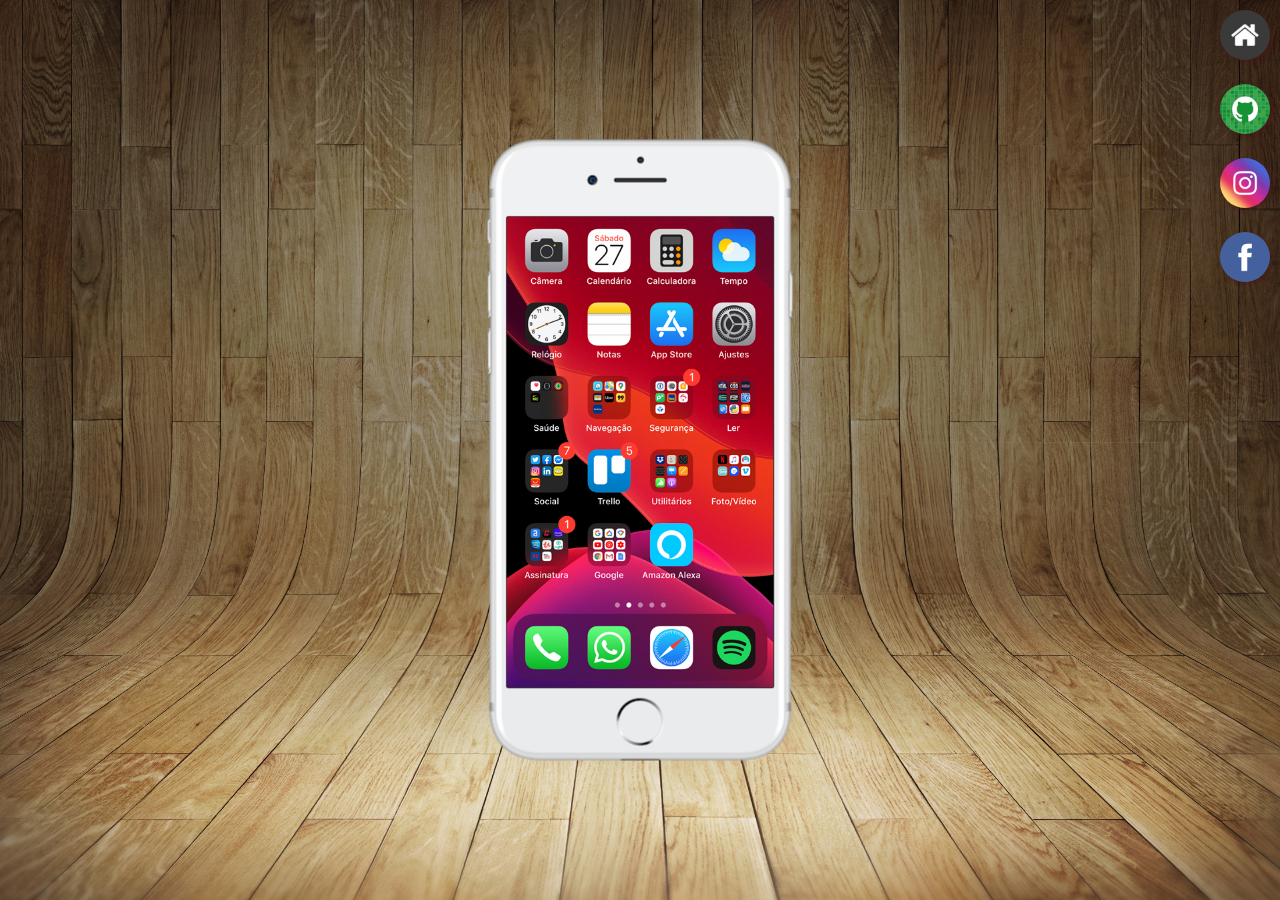
<file: index.html>
<!DOCTYPE html>
<html lang="pt-br">
<head>
    <meta charset="UTF-8">
    <meta name="viewport" content="width=device-width, initial-scale=1.0">
    <link rel="shortcut icon" href="favicon.ico" type="image/x-icon">
    <link rel="stylesheet" href="estilos/style.css">
    <title>Projeto Redes Sociais</title>
</head>
<body>
    <main>
        <section id="telefone">
            <iframe src="home.html" name="tela" id="tela" frameborder="0">
                Seu navegador não é compatível com isso.
            </iframe>
        </section>
        <section id="redes-sociais">            
            <a href="home.html" target="tela"><img src="imagens/logo-home.jpg" alt=""></a><br>            
            <a href="github.html" target="tela"><img src="imagens/logo-github.jpg" alt=""></a><br>
            <a href="instagram.html" target="tela"><img src="imagens/logo-instagram.jpg" alt=""></a><br>
            <a href="facebook.html" target="tela"><img src="imagens/logo-facebook.jpg" alt=""></a>

        </section>
    </main>
</body>
</html>
</file>
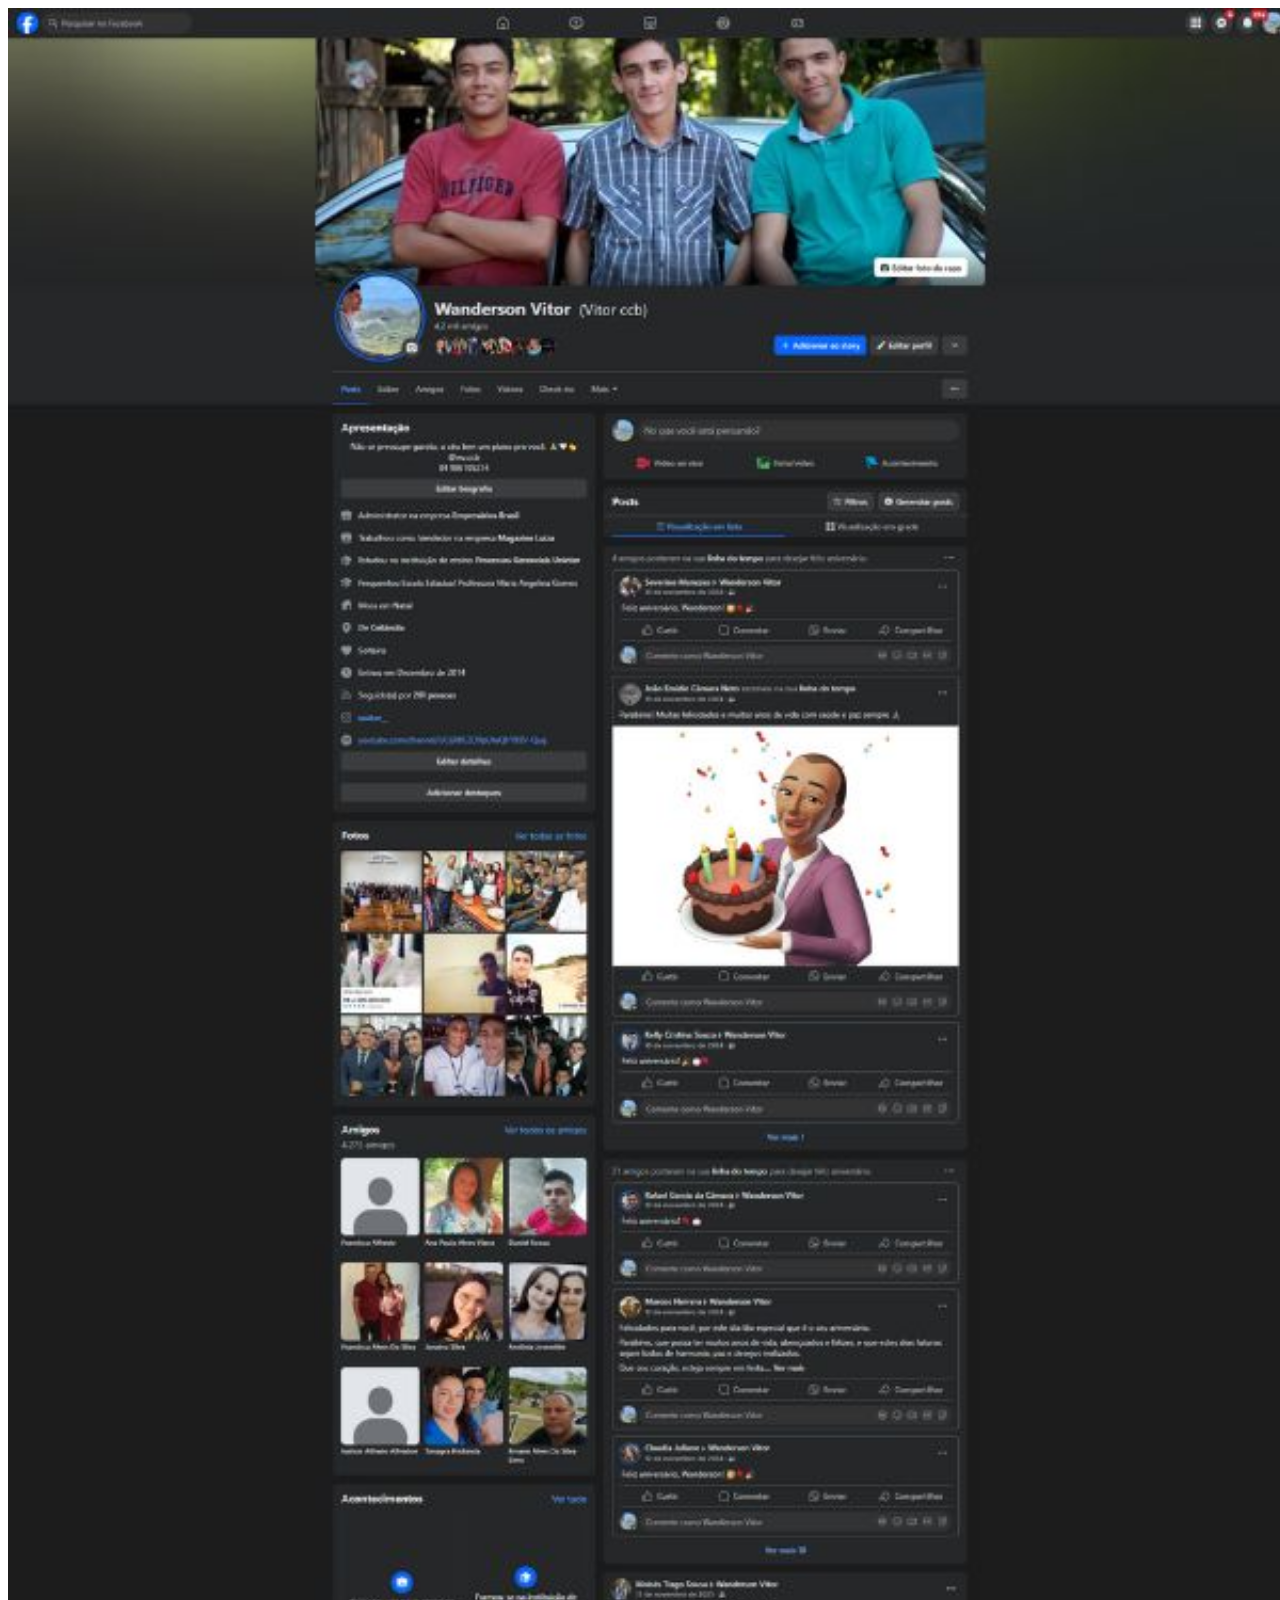
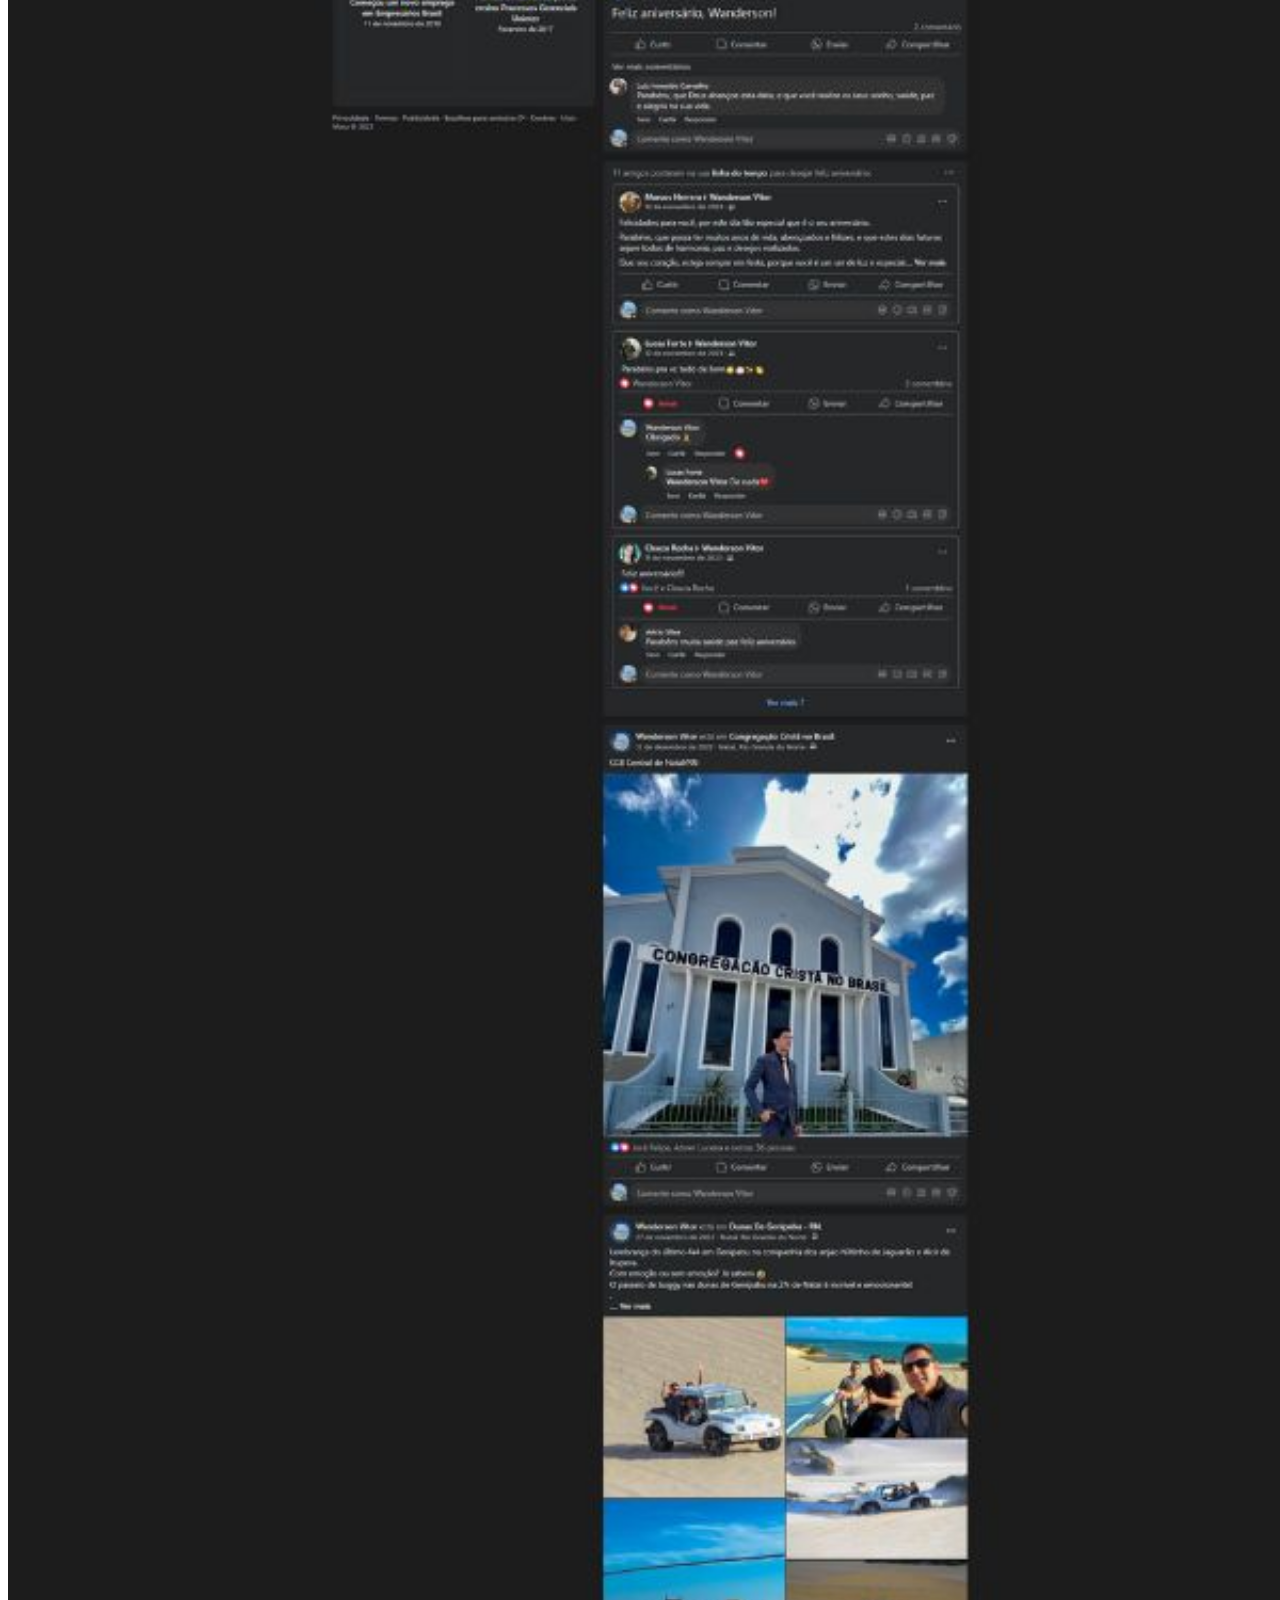
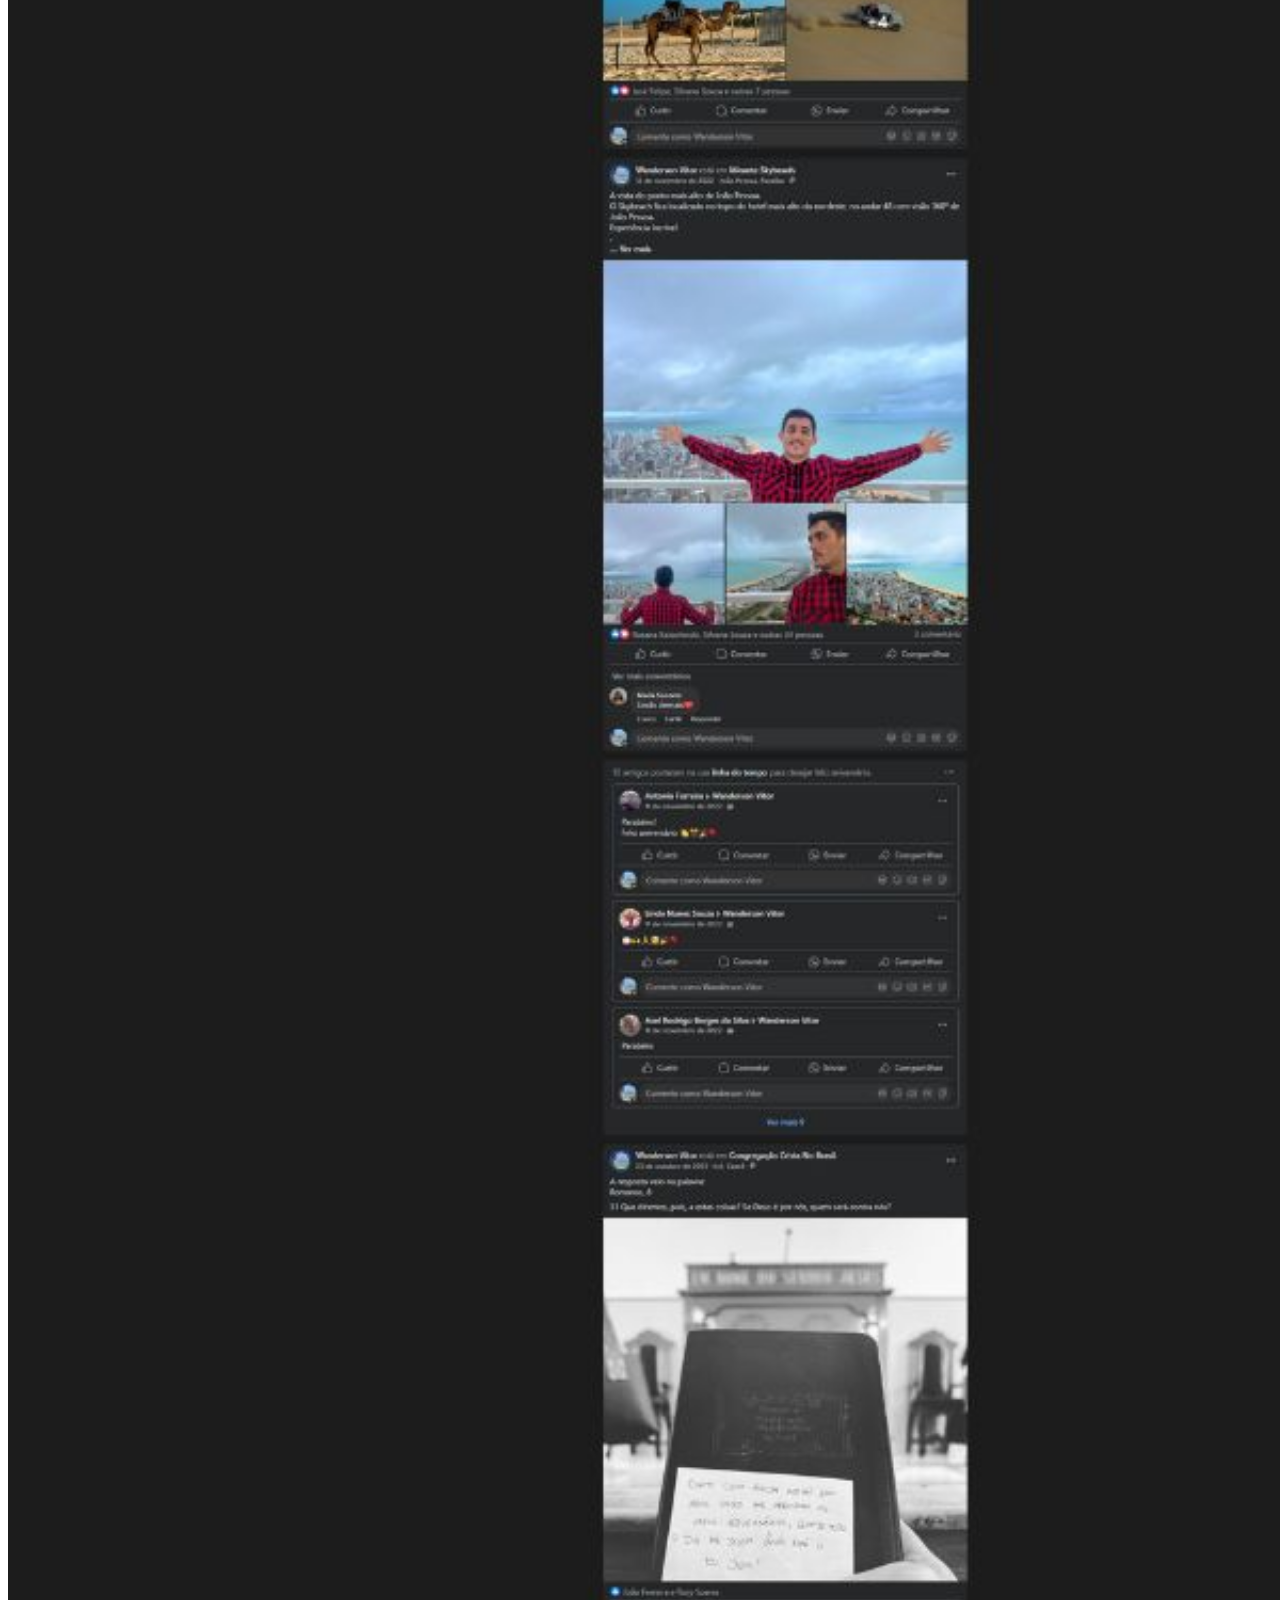
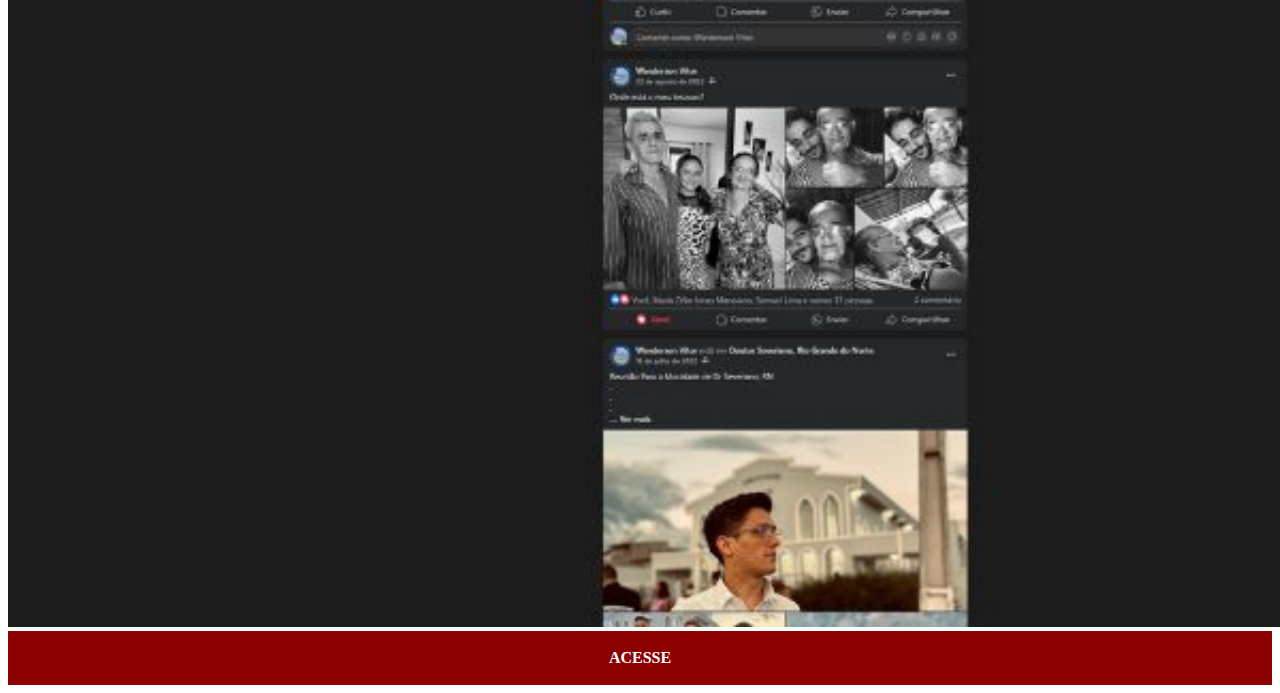
<file: facebook.html>
<!DOCTYPE html>
<html lang="pt-br">
<head>
    <meta charset="UTF-8">
    <meta name="viewport" content="width=device-width, initial-scale=1.0">
    <title>Facebook</title>
    <link rel="stylesheet" href="estilos/social.css">
    
</head>
<body>
    <img src="imagens/tela-facebook.jpg" alt="Facebook">
    <a href="https://www.facebook.com/vitor.vitorccb?_rdr" target="_blank">ACESSE</a>
</body>
</html>
</file>
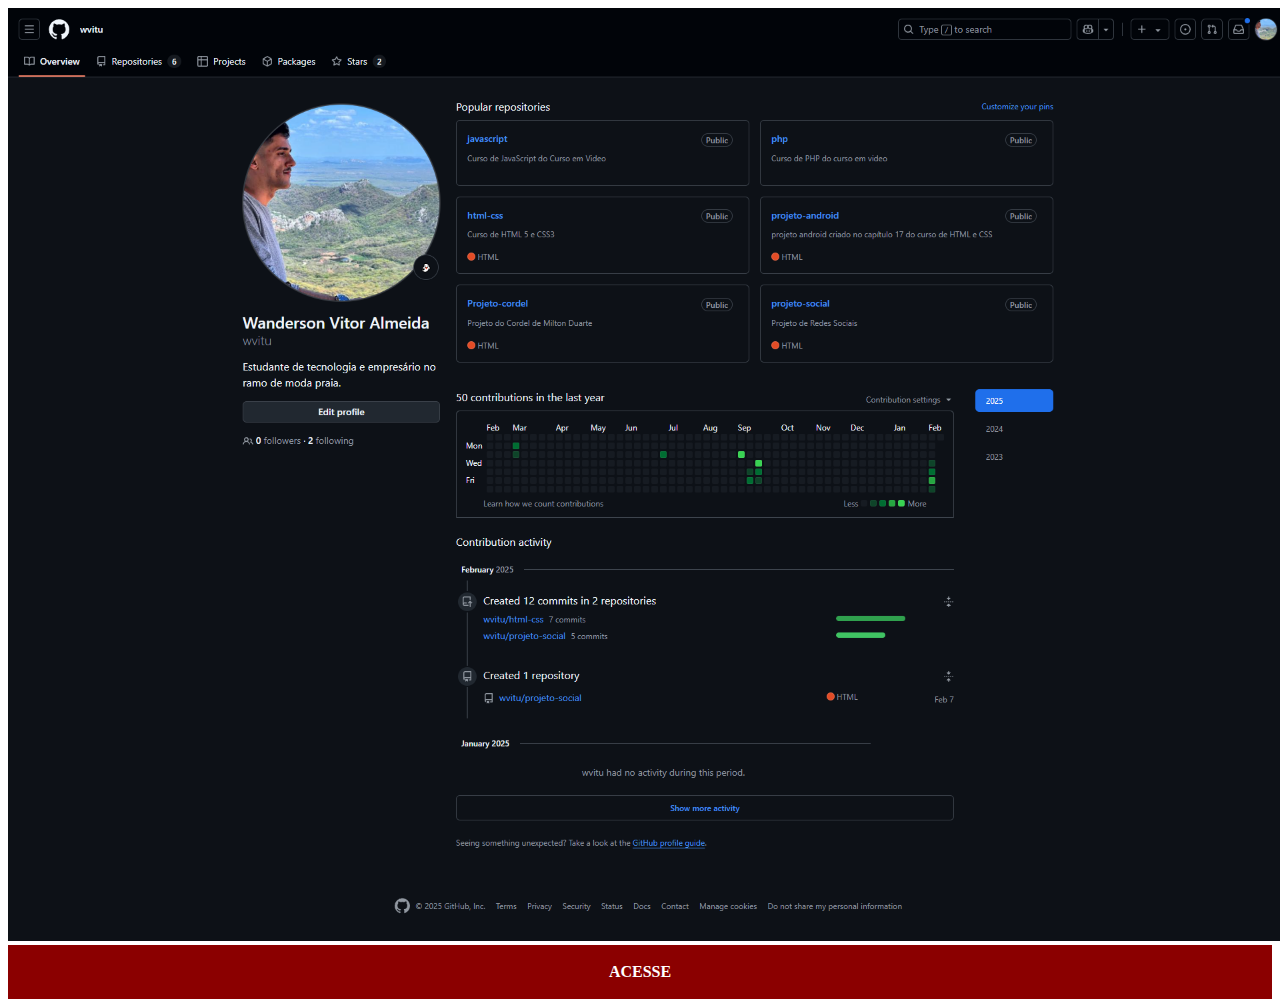
<file: github.html>
<!DOCTYPE html>
<html lang="pt-br">
<head>
    <meta charset="UTF-8">
    <meta name="viewport" content="width=device-width, initial-scale=1.0">
    <title>GitHub</title>
    <link rel="stylesheet" href="estilos/social.css">
</head>
<body>
    <img src="imagens/tela-github.png" alt="GitHub">
    <a href="https://github.com/wvitu" target="_blank">ACESSE</a>
</body>
</html>
</file>
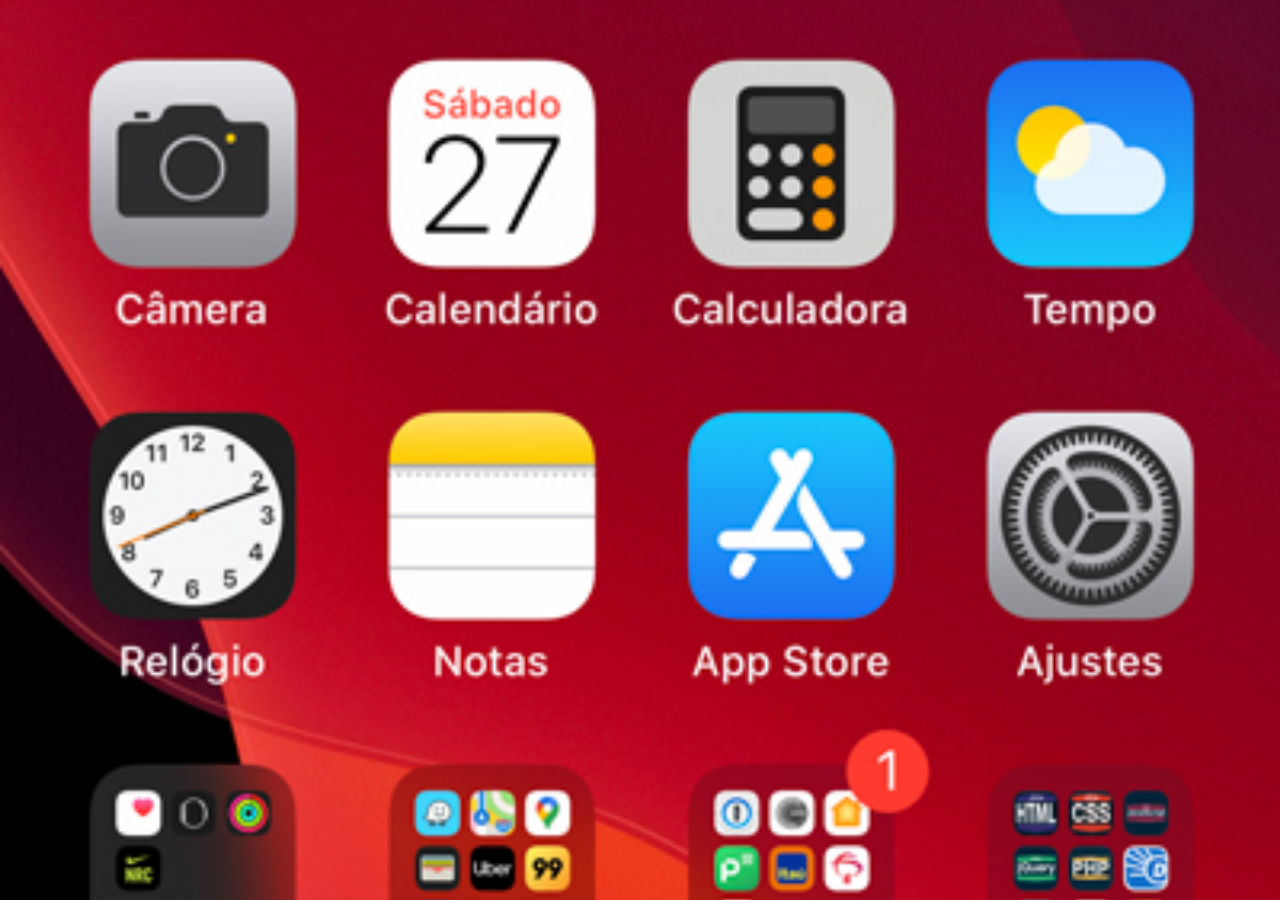
<file: home.html>
<!DOCTYPE html>
<html lang="pt-br">
<head>
    <meta charset="UTF-8">
    <meta name="viewport" content="width=device-width, initial-scale=1.0">
    <title>Home</title>
</head>
<style>
    *{
        margin: 0px;
        padding: 0px;
    }
    body {
        width: 100vw;
        height: 100vh;
        background: black url('imagens/tela-home.jpg') no-repeat top center;
        background-size: cover;
    }
</style>
<body>
    
</body>
</html>
</file>
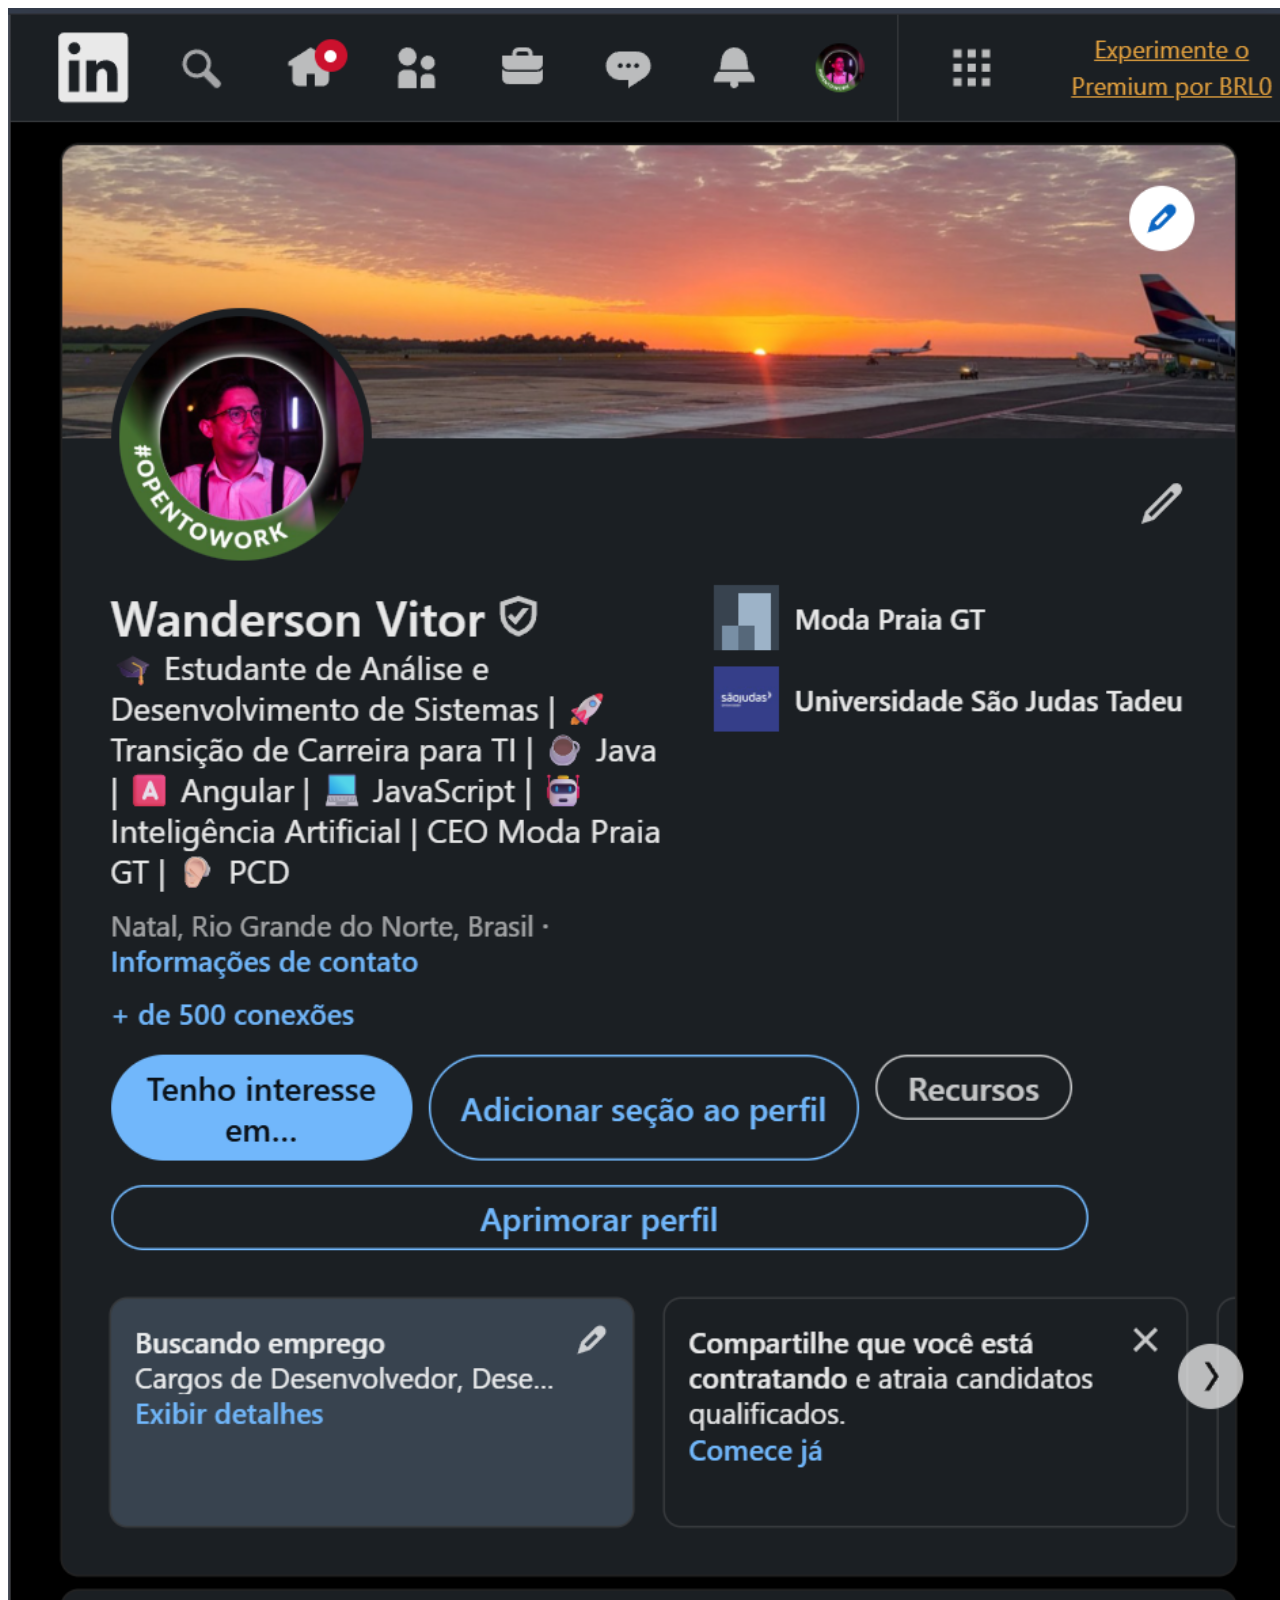
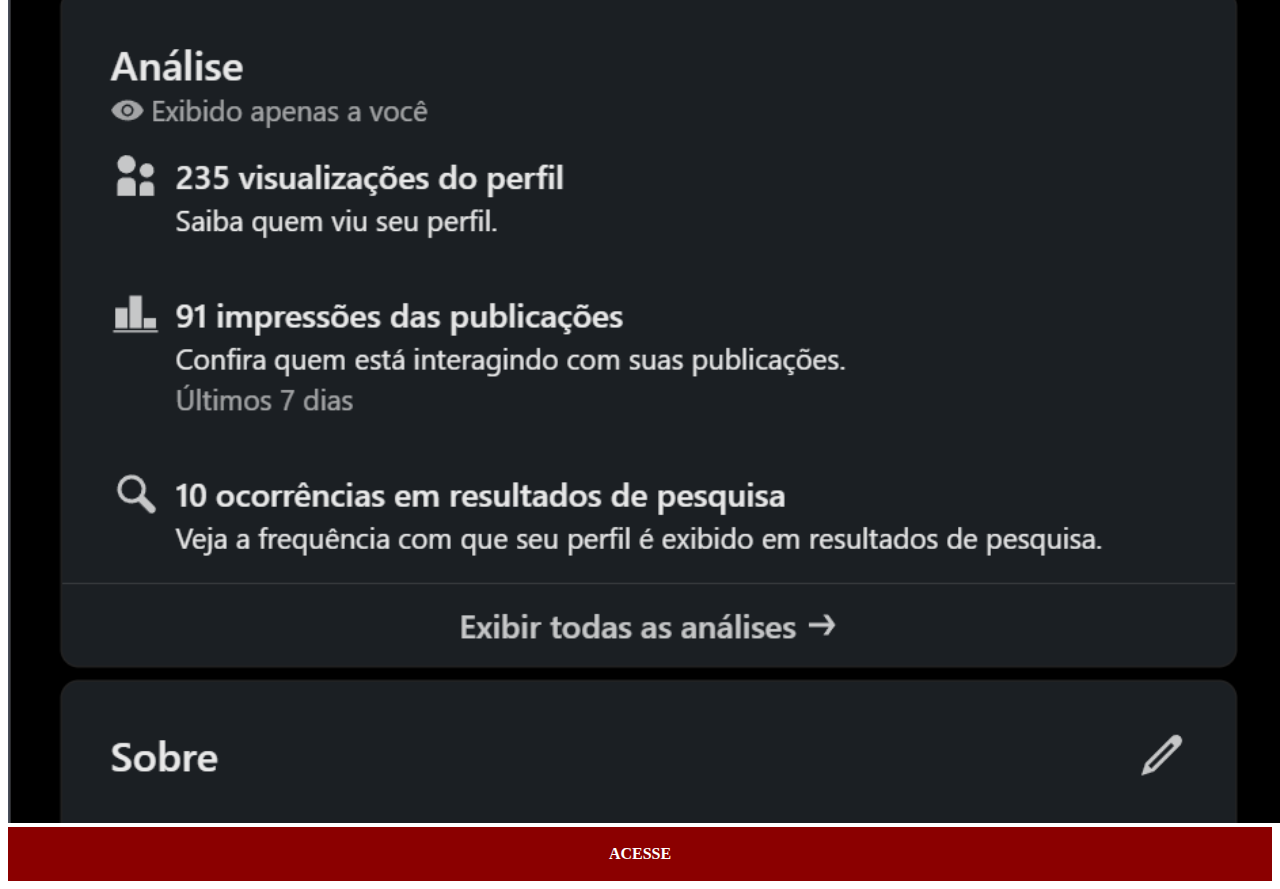
<file: linkedin.html>
<!DOCTYPE html>
<html lang="pt-br">
<head>
  <meta charset="UTF-8">
  <meta name="viewport" content="width=device-width, initial-scale=1.0">
  <title>LinkedIn</title>
  <link rel="stylesheet" href="estilos/social.css">
</head>
<body>
  <img src="imagens/linkedin-feed.png" alt="LinkedIn">
  <a href="https://www.linkedin.com/in/wvitor" target="_blank">ACESSE</a>
</body>
</html>
</file>
<file: estilos/style.css>
@charset "UTF-8";

* {
    margin: 0px;
    padding: 0px;
    font-family: Arial, Helvetica, sans-serif;
}

html, body {
    height: 100vh;
    width: 100vw;
    background-color: black;
}

body {
    background: url('../imagens/fundo-madeira.jpg') no-repeat top center;
    background-size: cover;
    background-attachment: fixed;
}

main {
    position: relative;
    height: 100vh;
    }

section#telefone {
    position: absolute;
    top: 50%;
    left: 50%;
    transform: translate(-50%, -50%);
    height: 627px;
    width: 311px;
    
    background: url('../imagens/frame-iphone.png') no-repeat;
}

iframe#tela {
    position: relative;
    top: 80px;
    left: 22px;
    width: 267px;
    height: 471px;
}

section#redes-sociais{
    text-align: right;
}
section#redes-sociais img {
    width: 50px;
    margin: 10px;
    border-radius: 50%;
    box-shadow: 2px 2px 5px rgba(71, 22, 22, 0.705);
    box-sizing: border-box;
}

section#redes-sociais img:hover {
    border: 2px solid rgba(38, 178, 221, 0.637);
    transform: translate(-3px, -3px);
    box-shadow: 5px 5px 10px rgba(0, 0, 0, 0.623);
    transition: transform 0.3s, border 1s;
}
</file>
<file: estilos/social.css>
@charset "UTF-8"

* {
    margin: 0px;
    padding: 0px;
    font-family: Arial, Helvetica, sans-serif;
}

::-webkit-scrollbar {
    width: 0px;
    height: 0px;
}

img {
    width: 100vw;

}

a {
    display: block;
    background-color: darkred;
    color: white;
    padding: 18px;
    text-align: center;
    font-weight: bolder;
    text-decoration: none;
}

a:hover {
    background-color: red;
}
</file>
